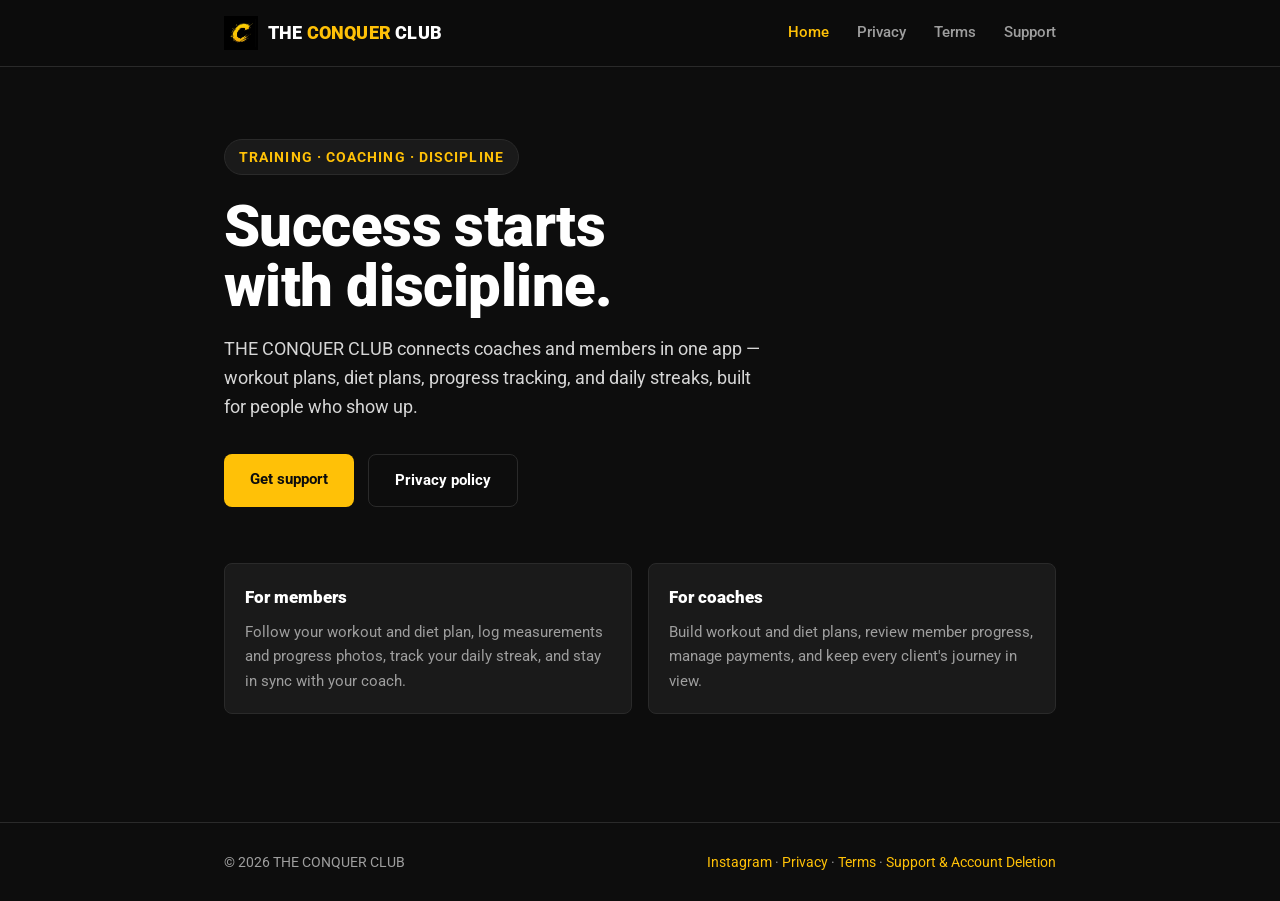
<file: index.html>
<!DOCTYPE html>
<html lang="en">
<head>
<meta charset="UTF-8">
<meta name="viewport" content="width=device-width, initial-scale=1.0">
<title>THE CONQUER CLUB</title>
<meta name="description" content="THE CONQUER CLUB — success starts with discipline.">
<link rel="icon" href="logo.png">
<link rel="stylesheet" href="styles.css">
</head>
<body>
<header class="site">
  <div class="site-bar">
    <div class="brand">
      <img src="logo.png" alt="The Conquer Club logo">
      <div class="wordmark">THE <span>CONQUER</span> CLUB</div>
    </div>
    <nav class="site-nav">
      <a href="index.html" class="current">Home</a>
      <a href="privacy.html">Privacy</a>
      <a href="terms.html">Terms</a>
      <a href="support.html">Support</a>
    </nav>
  </div>
</header>
<main>
  <section class="hero">
    <span class="tag">Training · Coaching · Discipline</span>
    <h1 class="display">Success starts<br>with discipline.</h1>
    <p class="lede">THE CONQUER CLUB connects coaches and members in one app — workout plans, diet plans, progress tracking, and daily streaks, built for people who show up.</p>
    <div class="btn-row">
      <a href="support.html" class="btn btn-gold">Get support</a>
      <a href="privacy.html" class="btn btn-ghost">Privacy policy</a>
    </div>
    <div class="card-grid" style="margin-top:56px;">
      <div class="info-card">
        <h3>For members</h3>
        <p>Follow your workout and diet plan, log measurements and progress photos, track your daily streak, and stay in sync with your coach.</p>
      </div>
      <div class="info-card">
        <h3>For coaches</h3>
        <p>Build workout and diet plans, review member progress, manage payments, and keep every client's journey in view.</p>
      </div>
    </div>
  </section>
</main>
<footer class="site">
  <div class="site-bar footer">
    <span>© 2026 THE CONQUER CLUB</span>
    <span><a href="https://instagram.com/theconquerclub.tcc" target="_blank" rel="noopener">Instagram</a> · <a href="privacy.html">Privacy</a> · <a href="terms.html">Terms</a> · <a href="support.html">Support &amp; Account Deletion</a></span>
  </div>
</footer>
</body>
</html>
</file>
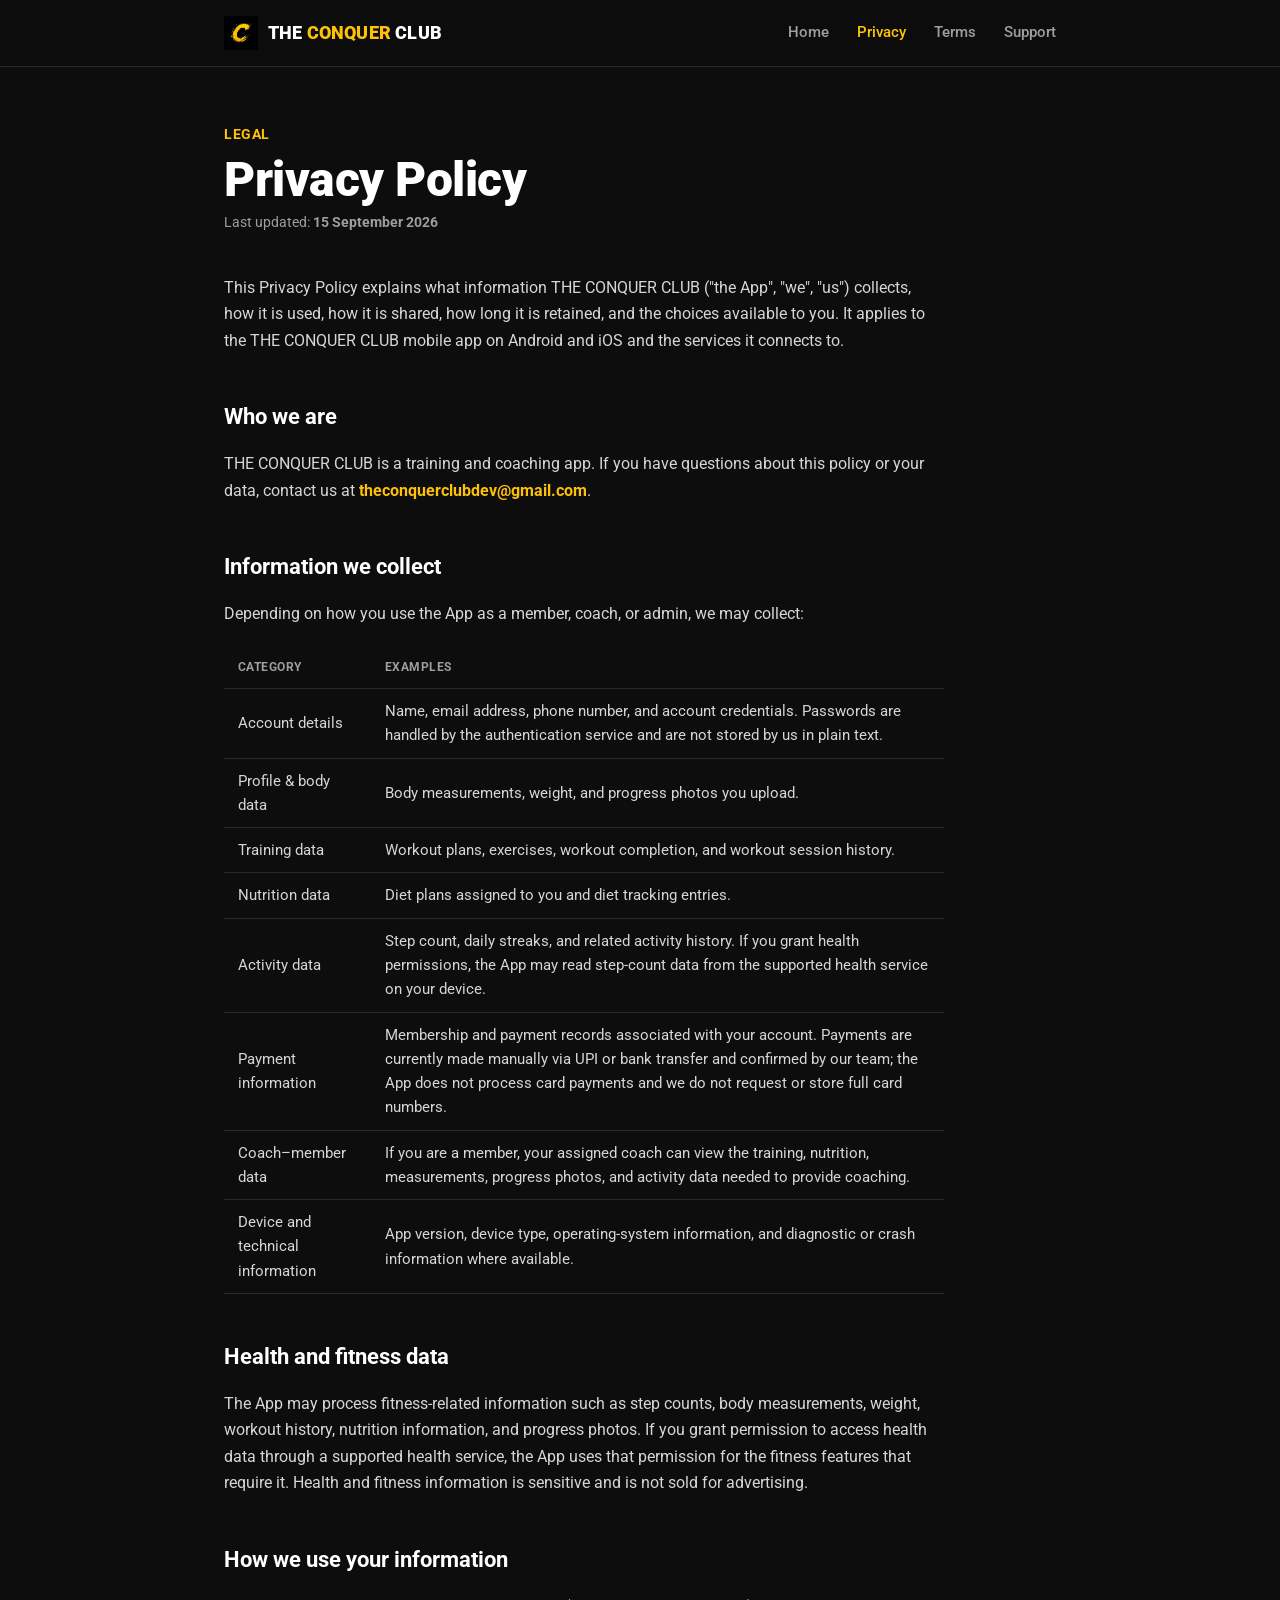
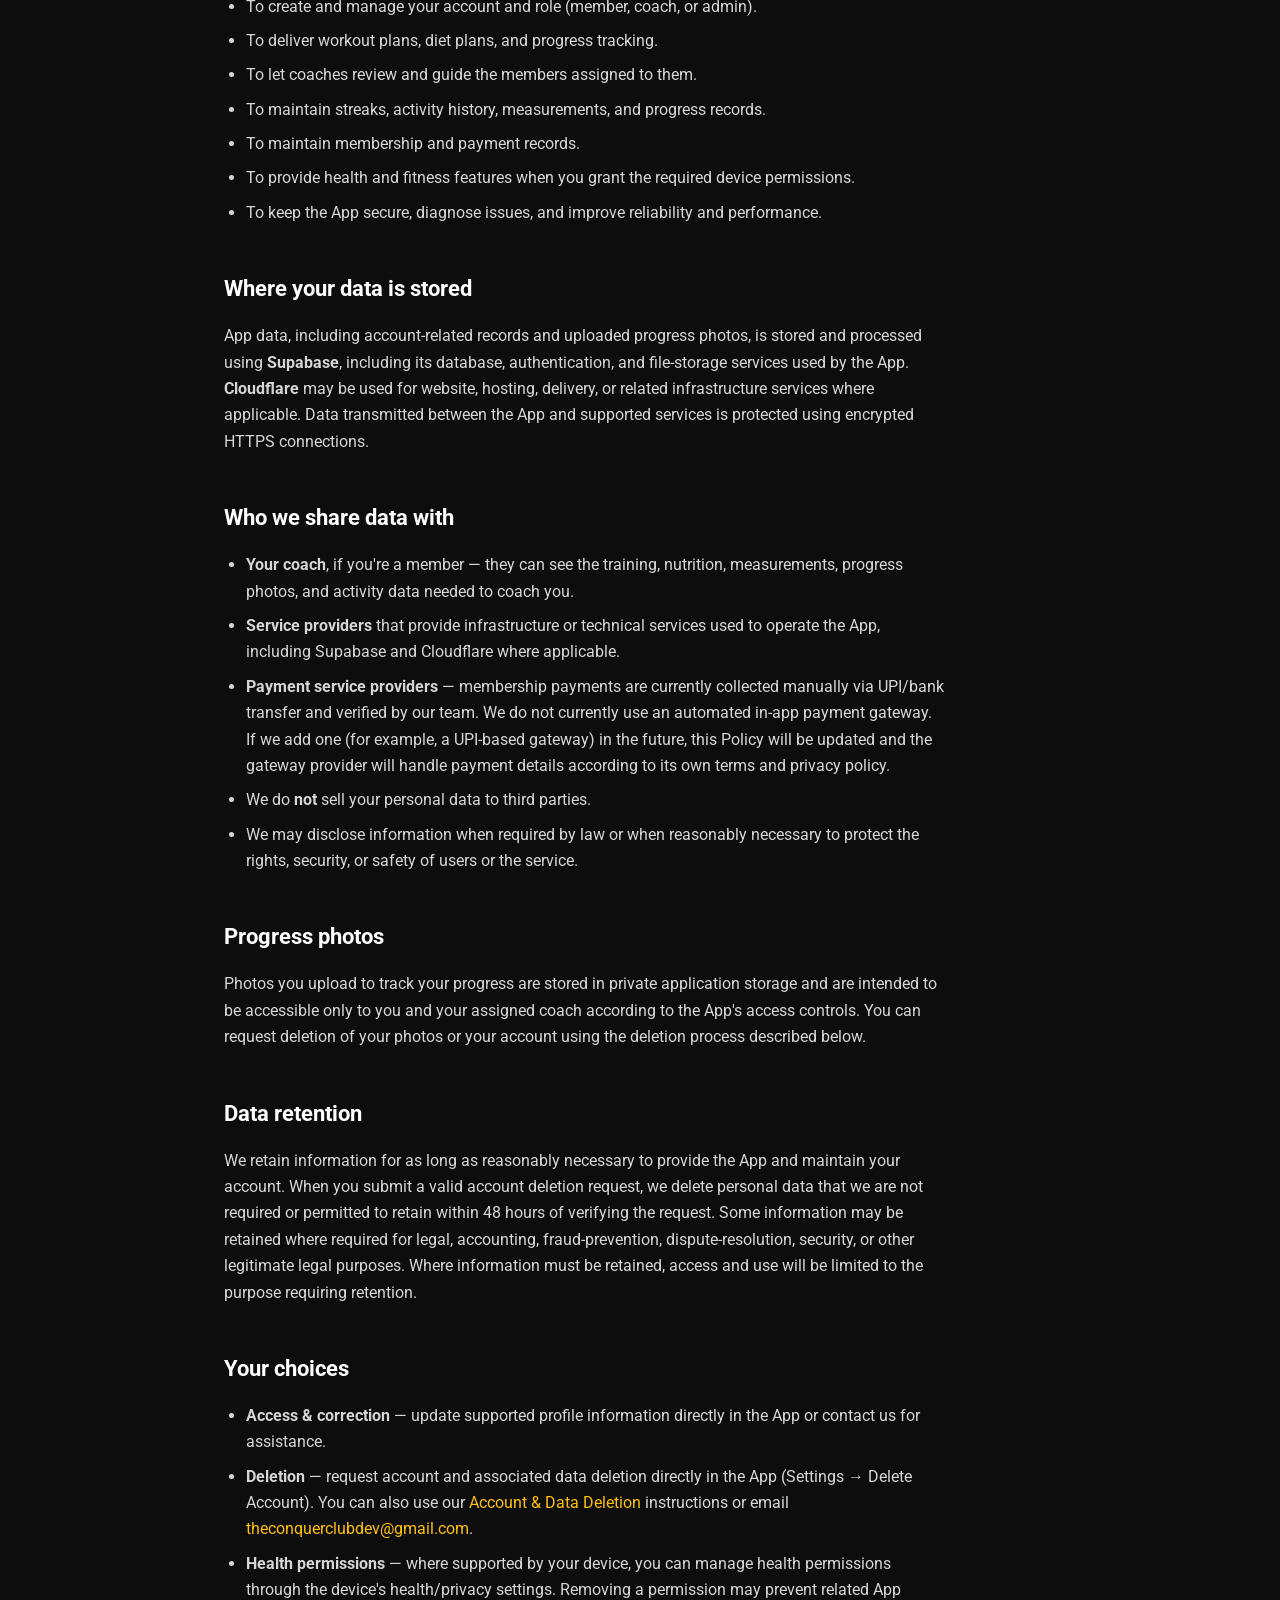
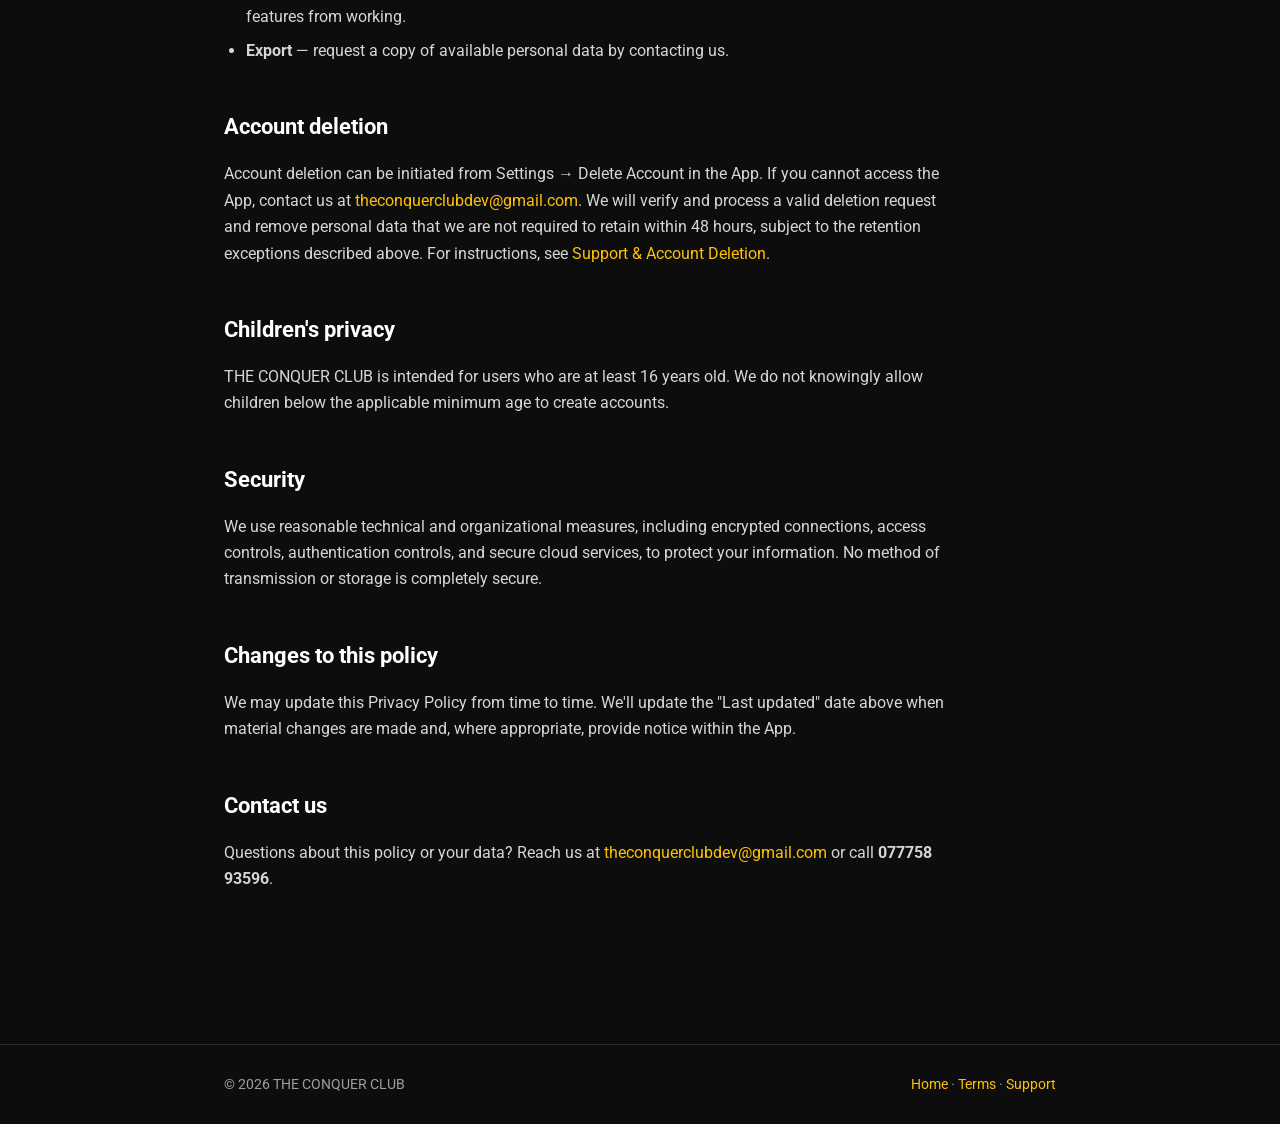
<file: privacy.html>
<!DOCTYPE html>
<html lang="en">
<head>
<meta charset="UTF-8">
<meta name="viewport" content="width=device-width, initial-scale=1.0">
<title>Privacy Policy — THE CONQUER CLUB</title>
<meta name="description" content="Privacy Policy for the THE CONQUER CLUB app.">
<link rel="icon" href="logo.png">
<link rel="stylesheet" href="styles.css">
</head>
<body>
<header class="site">
  <div class="site-bar">
    <div class="brand">
      <img src="logo.png" alt="The Conquer Club logo">
      <div class="wordmark">THE <span>CONQUER</span> CLUB</div>
    </div>
    <nav class="site-nav">
      <a href="index.html">Home</a>
      <a href="privacy.html" class="current">Privacy</a>
      <a href="terms.html">Terms</a>
      <a href="support.html">Support</a>
    </nav>
  </div>
</header>
<main>
<article class="doc">
<div class="eyebrow">LEGAL</div>
<h1 class="display">Privacy Policy</h1>
<div class="updated">Last updated: <strong>15 September 2026</strong></div>

<p>This Privacy Policy explains what information THE CONQUER CLUB ("the App", "we", "us") collects, how it is used, how it is shared, how long it is retained, and the choices available to you. It applies to the THE CONQUER CLUB mobile app on Android and iOS and the services it connects to.</p>

<h2>Who we are</h2>
<p>THE CONQUER CLUB is a training and coaching app. If you have questions about this policy or your data, contact us at <strong><a href="mailto:theconquerclubdev@gmail.com">theconquerclubdev@gmail.com</a></strong>.</p>

<h2>Information we collect</h2>
<p>Depending on how you use the App as a member, coach, or admin, we may collect:</p>
<table class="data-table">
<tr><th>Category</th><th>Examples</th></tr>
<tr><td>Account details</td><td>Name, email address, phone number, and account credentials. Passwords are handled by the authentication service and are not stored by us in plain text.</td></tr>
<tr><td>Profile &amp; body data</td><td>Body measurements, weight, and progress photos you upload.</td></tr>
<tr><td>Training data</td><td>Workout plans, exercises, workout completion, and workout session history.</td></tr>
<tr><td>Nutrition data</td><td>Diet plans assigned to you and diet tracking entries.</td></tr>
<tr><td>Activity data</td><td>Step count, daily streaks, and related activity history. If you grant health permissions, the App may read step-count data from the supported health service on your device.</td></tr>
<tr><td>Payment information</td><td>Membership and payment records associated with your account. Payments are currently made manually via UPI or bank transfer and confirmed by our team; the App does not process card payments and we do not request or store full card numbers.</td></tr>
<tr><td>Coach–member data</td><td>If you are a member, your assigned coach can view the training, nutrition, measurements, progress photos, and activity data needed to provide coaching.</td></tr>
<tr><td>Device and technical information</td><td>App version, device type, operating-system information, and diagnostic or crash information where available.</td></tr>
</table>

<h2>Health and fitness data</h2>
<p>The App may process fitness-related information such as step counts, body measurements, weight, workout history, nutrition information, and progress photos. If you grant permission to access health data through a supported health service, the App uses that permission for the fitness features that require it. Health and fitness information is sensitive and is not sold for advertising.</p>

<h2>How we use your information</h2>
<ul>
<li>To create and manage your account and role (member, coach, or admin).</li>
<li>To deliver workout plans, diet plans, and progress tracking.</li>
<li>To let coaches review and guide the members assigned to them.</li>
<li>To maintain streaks, activity history, measurements, and progress records.</li>
<li>To maintain membership and payment records.</li>
<li>To provide health and fitness features when you grant the required device permissions.</li>
<li>To keep the App secure, diagnose issues, and improve reliability and performance.</li>
</ul>

<h2>Where your data is stored</h2>
<p>App data, including account-related records and uploaded progress photos, is stored and processed using <strong>Supabase</strong>, including its database, authentication, and file-storage services used by the App. <strong>Cloudflare</strong> may be used for website, hosting, delivery, or related infrastructure services where applicable. Data transmitted between the App and supported services is protected using encrypted HTTPS connections.</p>

<h2>Who we share data with</h2>
<ul>
<li><strong>Your coach</strong>, if you're a member — they can see the training, nutrition, measurements, progress photos, and activity data needed to coach you.</li>
<li><strong>Service providers</strong> that provide infrastructure or technical services used to operate the App, including Supabase and Cloudflare where applicable.</li>
<li><strong>Payment service providers</strong> — membership payments are currently collected manually via UPI/bank transfer and verified by our team. We do not currently use an automated in-app payment gateway. If we add one (for example, a UPI-based gateway) in the future, this Policy will be updated and the gateway provider will handle payment details according to its own terms and privacy policy.</li>
<li>We do <strong>not</strong> sell your personal data to third parties.</li>
<li>We may disclose information when required by law or when reasonably necessary to protect the rights, security, or safety of users or the service.</li>
</ul>

<h2>Progress photos</h2>
<p>Photos you upload to track your progress are stored in private application storage and are intended to be accessible only to you and your assigned coach according to the App's access controls. You can request deletion of your photos or your account using the deletion process described below.</p>

<h2>Data retention</h2>
<p>We retain information for as long as reasonably necessary to provide the App and maintain your account. When you submit a valid account deletion request, we delete personal data that we are not required or permitted to retain within 48 hours of verifying the request. Some information may be retained where required for legal, accounting, fraud-prevention, dispute-resolution, security, or other legitimate legal purposes. Where information must be retained, access and use will be limited to the purpose requiring retention.</p>

<h2>Your choices</h2>
<ul>
<li><strong>Access &amp; correction</strong> — update supported profile information directly in the App or contact us for assistance.</li>
<li><strong>Deletion</strong> — request account and associated data deletion directly in the App (Settings → Delete Account). You can also use our <a href="support.html">Account &amp; Data Deletion</a> instructions or email <a href="mailto:theconquerclubdev@gmail.com">theconquerclubdev@gmail.com</a>.</li>
<li><strong>Health permissions</strong> — where supported by your device, you can manage health permissions through the device's health/privacy settings. Removing a permission may prevent related App features from working.</li>
<li><strong>Export</strong> — request a copy of available personal data by contacting us.</li>
</ul>

<h2>Account deletion</h2>
<p>Account deletion can be initiated from Settings → Delete Account in the App. If you cannot access the App, contact us at <a href="mailto:theconquerclubdev@gmail.com">theconquerclubdev@gmail.com</a>. We will verify and process a valid deletion request and remove personal data that we are not required to retain within 48 hours, subject to the retention exceptions described above. For instructions, see <a href="support.html">Support &amp; Account Deletion</a>.</p>

<h2>Children's privacy</h2>
<p>THE CONQUER CLUB is intended for users who are at least 16 years old. We do not knowingly allow children below the applicable minimum age to create accounts.</p>

<h2>Security</h2>
<p>We use reasonable technical and organizational measures, including encrypted connections, access controls, authentication controls, and secure cloud services, to protect your information. No method of transmission or storage is completely secure.</p>

<h2>Changes to this policy</h2>
<p>We may update this Privacy Policy from time to time. We'll update the "Last updated" date above when material changes are made and, where appropriate, provide notice within the App.</p>

<h2>Contact us</h2>
<p>Questions about this policy or your data? Reach us at <a href="mailto:theconquerclubdev@gmail.com">theconquerclubdev@gmail.com</a> or call <strong>077758 93596</strong>.</p>
</article>
</main>
<footer class="site">
<div class="site-bar footer">
<span>© 2026 THE CONQUER CLUB</span>
<span><a href="index.html">Home</a> · <a href="terms.html">Terms</a> · <a href="support.html">Support</a></span>
</div>
</footer>
</body>
</html>
</file>
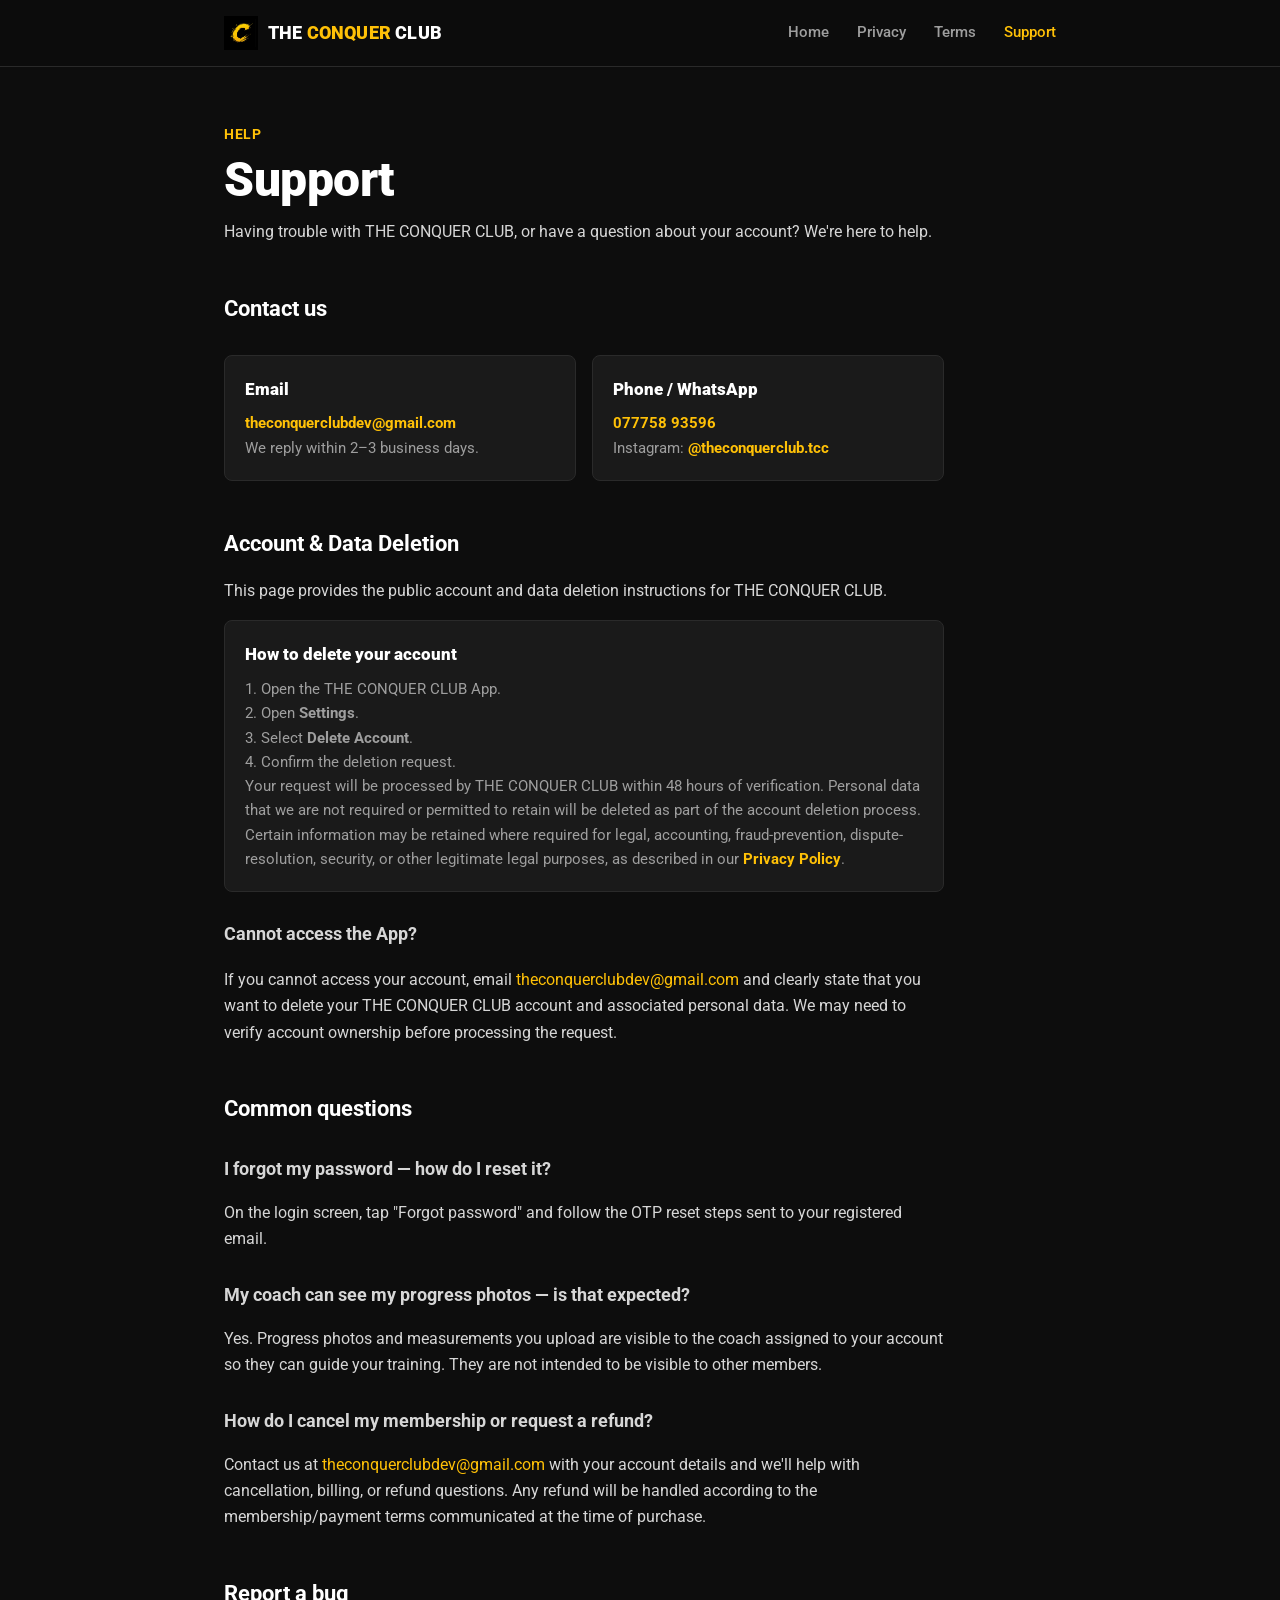
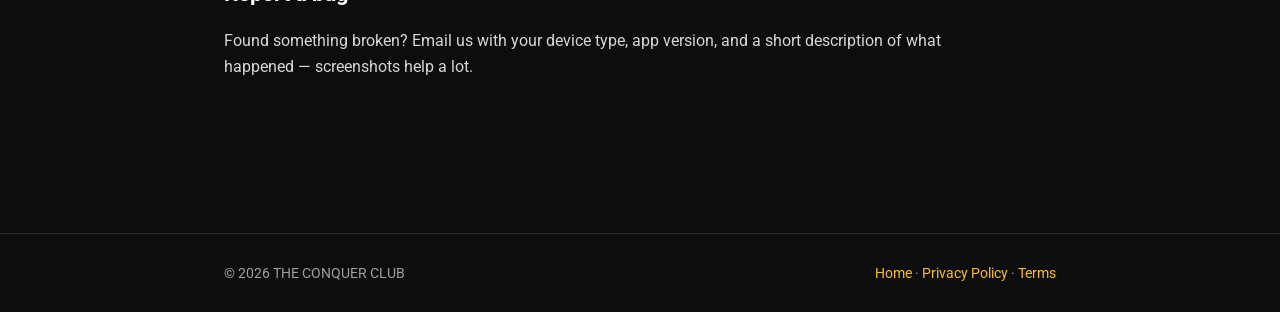
<file: support.html>
<!DOCTYPE html>
<html lang="en">
<head>
<meta charset="UTF-8">
<meta name="viewport" content="width=device-width, initial-scale=1.0">
<title>Support &amp; Account Deletion — THE CONQUER CLUB</title>
<meta name="description" content="Support and account deletion instructions for THE CONQUER CLUB.">
<link rel="icon" href="logo.png">
<link rel="stylesheet" href="styles.css">
</head>
<body>
<header class="site">
<div class="site-bar">
<div class="brand"><img src="logo.png" alt="The Conquer Club logo"><div class="wordmark">THE <span>CONQUER</span> CLUB</div></div>
<nav class="site-nav"><a href="index.html">Home</a><a href="privacy.html">Privacy</a><a href="terms.html">Terms</a><a href="support.html" class="current">Support</a></nav>
</div>
</header>
<main><article class="doc">
<div class="eyebrow">HELP</div>
<h1 class="display">Support</h1>
<p style="margin-top:14px;">Having trouble with THE CONQUER CLUB, or have a question about your account? We're here to help.</p>

<h2>Contact us</h2>
<div class="card-grid">
<div class="info-card"><h3>Email</h3><p><a href="mailto:theconquerclubdev@gmail.com">theconquerclubdev@gmail.com</a><br>We reply within 2–3 business days.</p></div>
<div class="info-card"><h3>Phone / WhatsApp</h3><p><a href="tel:+917775893596">077758 93596</a><br>Instagram: <a href="https://instagram.com/theconquerclub.tcc" target="_blank" rel="noopener">@theconquerclub.tcc</a></p></div>
</div>

<h2>Account &amp; Data Deletion</h2>
<p>This page provides the public account and data deletion instructions for THE CONQUER CLUB.</p>

<div class="info-card">
<h3>How to delete your account</h3>
<p>1. Open the THE CONQUER CLUB App.</p>
<p>2. Open <strong>Settings</strong>.</p>
<p>3. Select <strong>Delete Account</strong>.</p>
<p>4. Confirm the deletion request.</p>
<p>Your request will be processed by THE CONQUER CLUB within 48 hours of verification. Personal data that we are not required or permitted to retain will be deleted as part of the account deletion process. Certain information may be retained where required for legal, accounting, fraud-prevention, dispute-resolution, security, or other legitimate legal purposes, as described in our <a href="privacy.html">Privacy Policy</a>.</p></div>

<h3 style="font-size:1.1rem; margin-top:28px; color:#D6D6D6;">Cannot access the App?</h3>
<p>If you cannot access your account, email <a href="mailto:theconquerclubdev@gmail.com">theconquerclubdev@gmail.com</a> and clearly state that you want to delete your THE CONQUER CLUB account and associated personal data. We may need to verify account ownership before processing the request.</p>

<h2>Common questions</h2>
<h2 style="font-size:1.1rem; margin-top:28px; color:#D6D6D6;">I forgot my password — how do I reset it?</h2>
<p>On the login screen, tap "Forgot password" and follow the OTP reset steps sent to your registered email.</p>

<h2 style="font-size:1.1rem; margin-top:28px; color:#D6D6D6;">My coach can see my progress photos — is that expected?</h2>
<p>Yes. Progress photos and measurements you upload are visible to the coach assigned to your account so they can guide your training. They are not intended to be visible to other members.</p>

<h2 style="font-size:1.1rem; margin-top:28px; color:#D6D6D6;">How do I cancel my membership or request a refund?</h2>
<p>Contact us at <a href="mailto:theconquerclubdev@gmail.com">theconquerclubdev@gmail.com</a> with your account details and we'll help with cancellation, billing, or refund questions. Any refund will be handled according to the membership/payment terms communicated at the time of purchase.</p>

<h2>Report a bug</h2>
<p>Found something broken? Email us with your device type, app version, and a short description of what happened — screenshots help a lot.</p>
</article></main>
<footer class="site"><div class="site-bar footer"><span>© 2026 THE CONQUER CLUB</span><span><a href="index.html">Home</a> · <a href="privacy.html">Privacy Policy</a> · <a href="terms.html">Terms</a></span></div></footer>
</body>
</html>
</file>
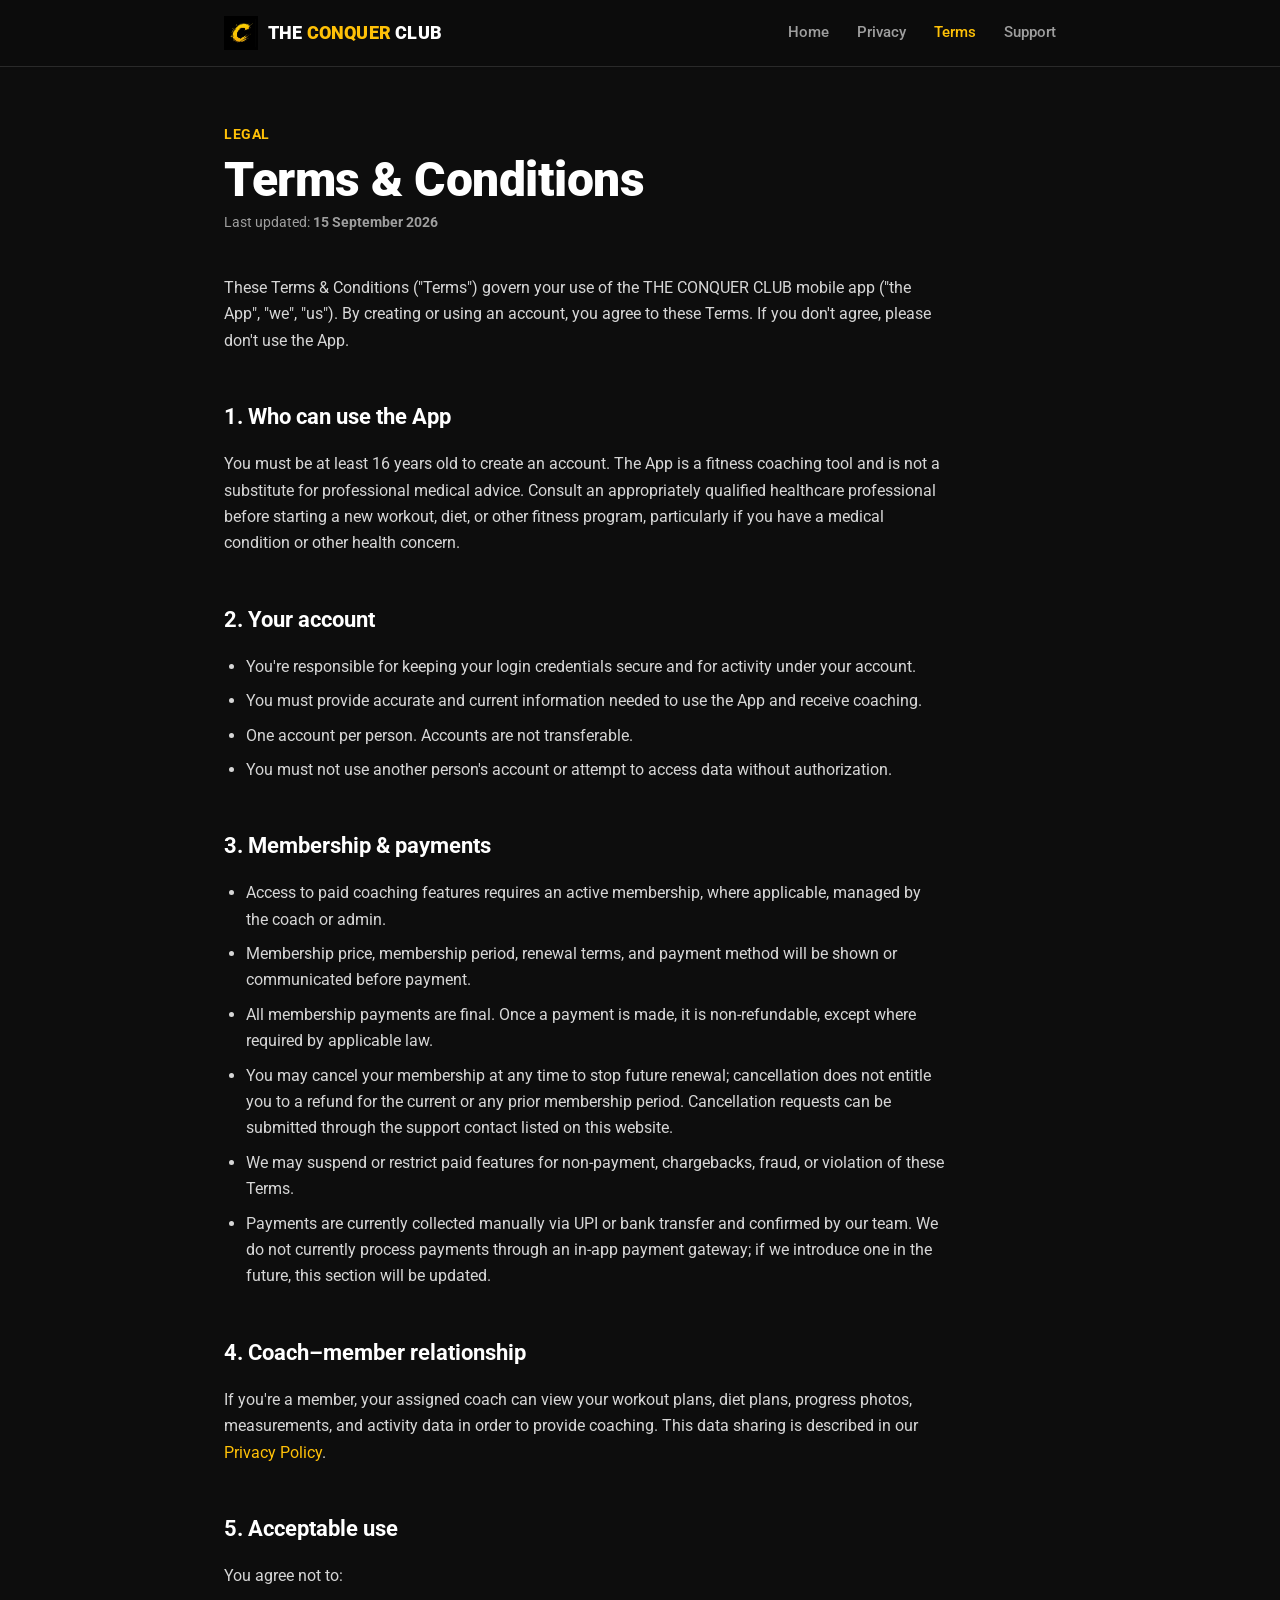
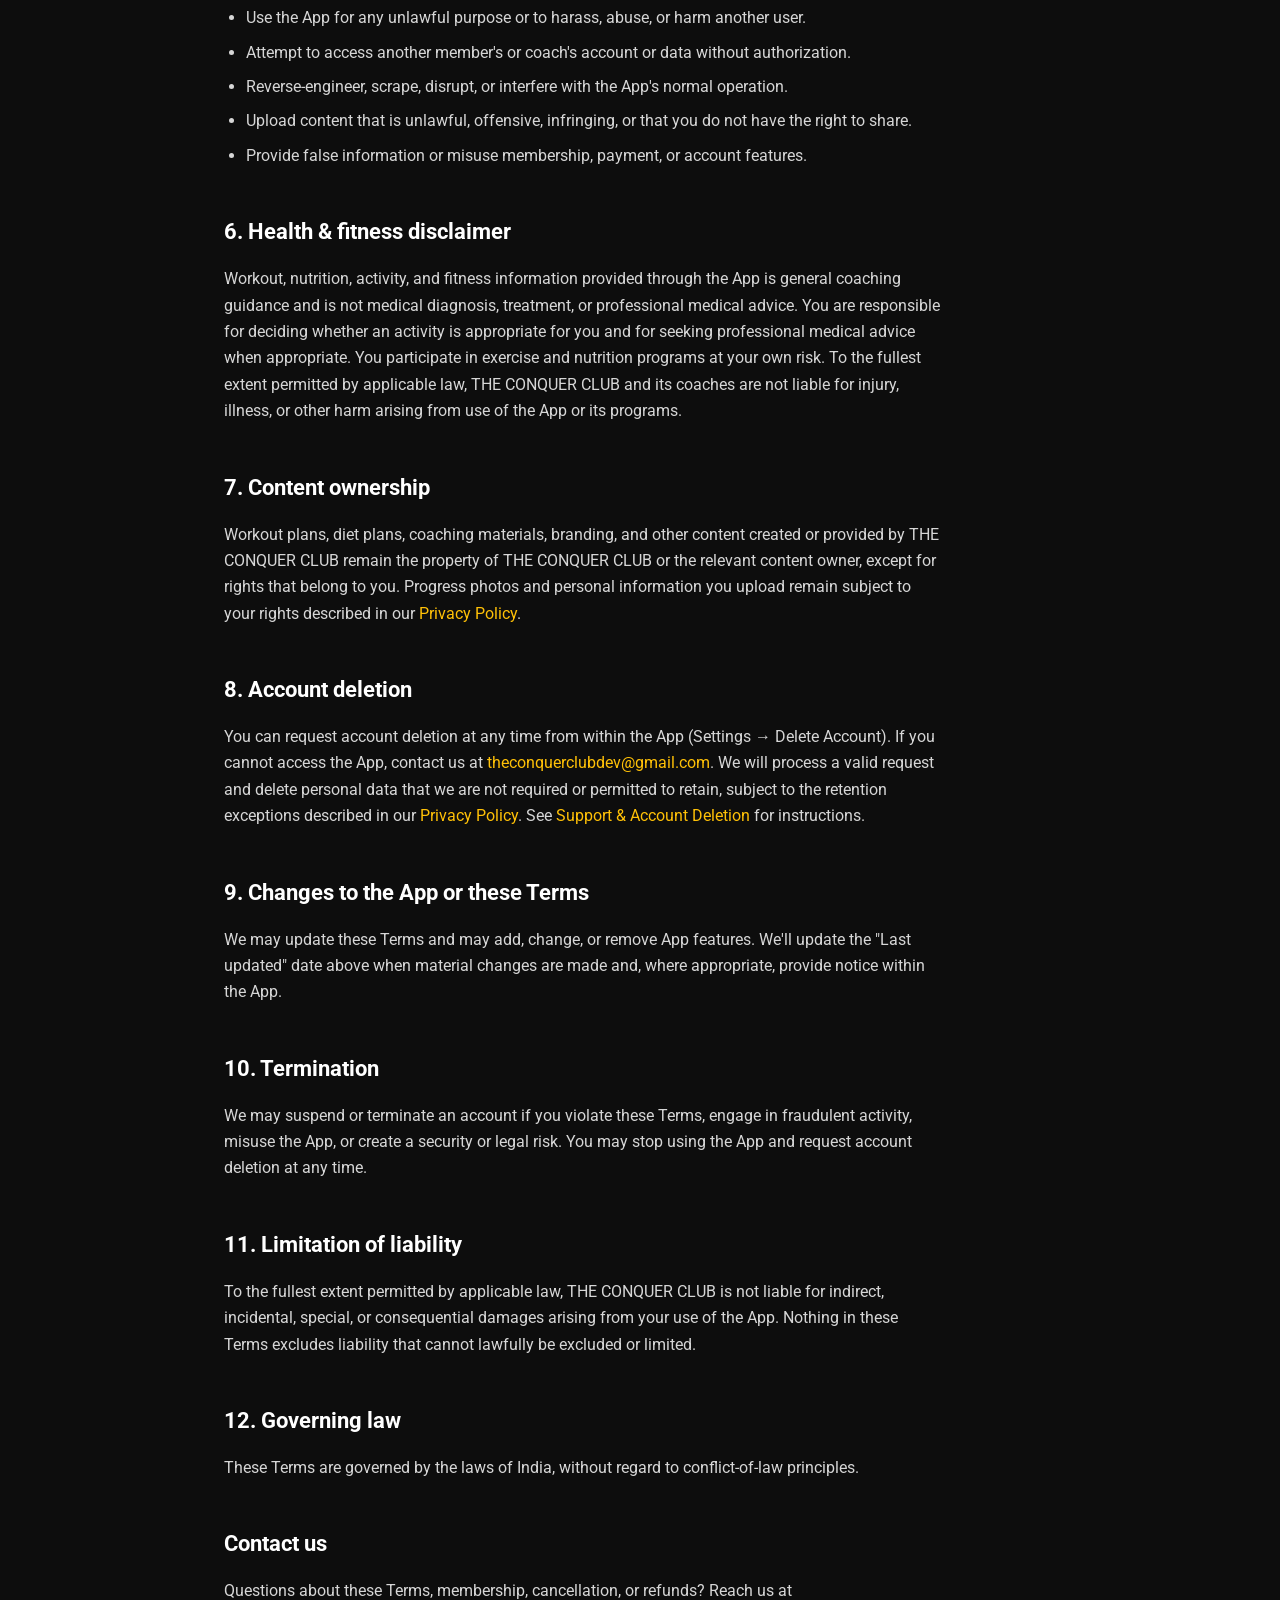
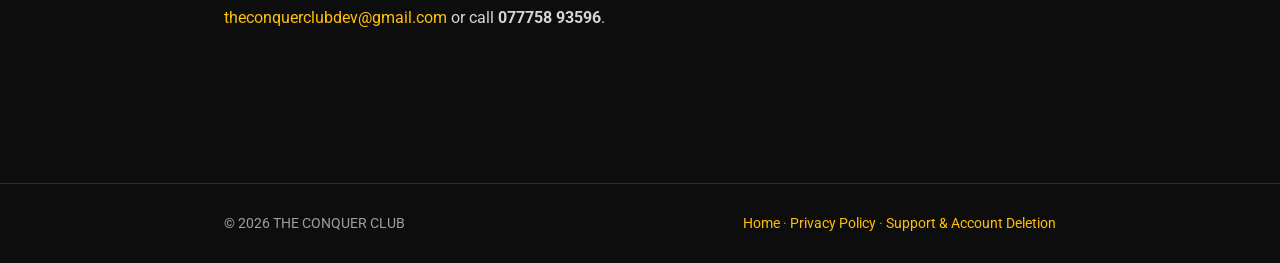
<file: terms.html>
<!DOCTYPE html>
<html lang="en">
<head>
<meta charset="UTF-8">
<meta name="viewport" content="width=device-width, initial-scale=1.0">
<title>Terms &amp; Conditions — THE CONQUER CLUB</title>
<meta name="description" content="Terms and Conditions for the THE CONQUER CLUB app.">
<link rel="icon" href="logo.png"><link rel="stylesheet" href="styles.css">
</head>
<body>
<header class="site">
<div class="site-bar">
<div class="brand"><img src="logo.png" alt="The Conquer Club logo"><div class="wordmark">THE <span>CONQUER</span> CLUB</div></div>
<nav class="site-nav"><a href="index.html">Home</a><a href="privacy.html">Privacy</a><a href="terms.html" class="current">Terms</a><a href="support.html">Support</a></nav>
</div>
</header>
<main><article class="doc">
<div class="eyebrow">LEGAL</div>
<h1 class="display">Terms &amp; Conditions</h1>
<div class="updated">Last updated: <strong>15 September 2026</strong></div>

<p>These Terms &amp; Conditions ("Terms") govern your use of the THE CONQUER CLUB mobile app ("the App", "we", "us"). By creating or using an account, you agree to these Terms. If you don't agree, please don't use the App.</p>

<h2>1. Who can use the App</h2>
<p>You must be at least 16 years old to create an account. The App is a fitness coaching tool and is not a substitute for professional medical advice. Consult an appropriately qualified healthcare professional before starting a new workout, diet, or other fitness program, particularly if you have a medical condition or other health concern.</p>

<h2>2. Your account</h2>
<ul>
<li>You're responsible for keeping your login credentials secure and for activity under your account.</li>
<li>You must provide accurate and current information needed to use the App and receive coaching.</li>
<li>One account per person. Accounts are not transferable.</li>
<li>You must not use another person's account or attempt to access data without authorization.</li>
</ul>

<h2>3. Membership &amp; payments</h2>
<ul>
<li>Access to paid coaching features requires an active membership, where applicable, managed by the coach or admin.</li>
<li>Membership price, membership period, renewal terms, and payment method will be shown or communicated before payment.</li>
<li>All membership payments are final. Once a payment is made, it is non-refundable, except where required by applicable law.</li>
<li>You may cancel your membership at any time to stop future renewal; cancellation does not entitle you to a refund for the current or any prior membership period. Cancellation requests can be submitted through the support contact listed on this website.</li>
<li>We may suspend or restrict paid features for non-payment, chargebacks, fraud, or violation of these Terms.</li>
<li>Payments are currently collected manually via UPI or bank transfer and confirmed by our team. We do not currently process payments through an in-app payment gateway; if we introduce one in the future, this section will be updated.</li>
</ul>

<h2>4. Coach–member relationship</h2>
<p>If you're a member, your assigned coach can view your workout plans, diet plans, progress photos, measurements, and activity data in order to provide coaching. This data sharing is described in our <a href="privacy.html">Privacy Policy</a>.</p>

<h2>5. Acceptable use</h2>
<p>You agree not to:</p>
<ul>
<li>Use the App for any unlawful purpose or to harass, abuse, or harm another user.</li>
<li>Attempt to access another member's or coach's account or data without authorization.</li>
<li>Reverse-engineer, scrape, disrupt, or interfere with the App's normal operation.</li>
<li>Upload content that is unlawful, offensive, infringing, or that you do not have the right to share.</li>
<li>Provide false information or misuse membership, payment, or account features.</li>
</ul>

<h2>6. Health &amp; fitness disclaimer</h2>
<p>Workout, nutrition, activity, and fitness information provided through the App is general coaching guidance and is not medical diagnosis, treatment, or professional medical advice. You are responsible for deciding whether an activity is appropriate for you and for seeking professional medical advice when appropriate. You participate in exercise and nutrition programs at your own risk. To the fullest extent permitted by applicable law, THE CONQUER CLUB and its coaches are not liable for injury, illness, or other harm arising from use of the App or its programs.</p>

<h2>7. Content ownership</h2>
<p>Workout plans, diet plans, coaching materials, branding, and other content created or provided by THE CONQUER CLUB remain the property of THE CONQUER CLUB or the relevant content owner, except for rights that belong to you. Progress photos and personal information you upload remain subject to your rights described in our <a href="privacy.html">Privacy Policy</a>.</p>

<h2>8. Account deletion</h2>
<p>You can request account deletion at any time from within the App (Settings → Delete Account). If you cannot access the App, contact us at <a href="mailto:theconquerclubdev@gmail.com">theconquerclubdev@gmail.com</a>. We will process a valid request and delete personal data that we are not required or permitted to retain, subject to the retention exceptions described in our <a href="privacy.html">Privacy Policy</a>. See <a href="support.html">Support &amp; Account Deletion</a> for instructions.</p>

<h2>9. Changes to the App or these Terms</h2>
<p>We may update these Terms and may add, change, or remove App features. We'll update the "Last updated" date above when material changes are made and, where appropriate, provide notice within the App.</p>

<h2>10. Termination</h2>
<p>We may suspend or terminate an account if you violate these Terms, engage in fraudulent activity, misuse the App, or create a security or legal risk. You may stop using the App and request account deletion at any time.</p>

<h2>11. Limitation of liability</h2>
<p>To the fullest extent permitted by applicable law, THE CONQUER CLUB is not liable for indirect, incidental, special, or consequential damages arising from your use of the App. Nothing in these Terms excludes liability that cannot lawfully be excluded or limited.</p>

<h2>12. Governing law</h2>
<p>These Terms are governed by the laws of India, without regard to conflict-of-law principles.</p>

<h2>Contact us</h2>
<p>Questions about these Terms, membership, cancellation, or refunds? Reach us at <a href="mailto:theconquerclubdev@gmail.com">theconquerclubdev@gmail.com</a> or call <strong>077758 93596</strong>.</p>
</article></main>
<footer class="site"><div class="site-bar footer"><span>© 2026 THE CONQUER CLUB</span><span><a href="index.html">Home</a> · <a href="privacy.html">Privacy Policy</a> · <a href="support.html">Support &amp; Account Deletion</a></span></div></footer>
</body>
</html>
</file>
<file: styles.css>
@import url('https://fonts.googleapis.com/css2?family=Roboto:wght@400;500;700;900&display=swap');

:root {
  --ink: #FFFFFF;
  --ink-dim: #9E9E9E;
  --ground: #0D0D0D;
  --panel: #1A1A1A;
  --line: #2A2A2A;
  --gold: #FFC107;
}

* { box-sizing: border-box; }
html { scroll-behavior: smooth; }

body {
  margin: 0;
  background: var(--ground);
  color: var(--ink);
  font-family: 'Roboto', -apple-system, sans-serif;
  font-size: 16px;
  line-height: 1.65;
  -webkit-font-smoothing: antialiased;
}

.display {
  font-weight: 900;
  line-height: 1.04;
  letter-spacing: -0.01em;
}

a { color: var(--gold); text-decoration: none; }
a:hover { text-decoration: underline; }
a:focus-visible, button:focus-visible {
  outline: 2px solid var(--gold);
  outline-offset: 3px;
}

header.site {
  border-bottom: 1px solid var(--line);
  position: sticky;
  top: 0;
  background: rgba(13, 13, 13, 0.94);
  backdrop-filter: blur(6px);
  z-index: 10;
}

.site-bar {
  max-width: 880px;
  margin: 0 auto;
  padding: 16px 24px;
  display: flex;
  align-items: center;
  justify-content: space-between;
}

.brand { display: flex; align-items: center; gap: 10px; }
.brand img { width: 34px; height: 34px; display: block; }
.wordmark {
  font-weight: 900;
  font-size: 1.15rem;
  letter-spacing: 0.01em;
  color: var(--ink);
}
.wordmark span { color: var(--gold); }

nav.site-nav { display: flex; gap: 28px; }
nav.site-nav a {
  color: var(--ink-dim);
  font-size: 0.95rem;
  font-weight: 500;
}
nav.site-nav a.current, nav.site-nav a:hover { color: var(--gold); text-decoration: none; }

main { max-width: 880px; margin: 0 auto; padding: 0 24px; }

.doc { max-width: 720px; padding: 56px 0 96px; }

.doc .eyebrow {
  color: var(--gold);
  font-size: 0.85rem;
  font-weight: 700;
  letter-spacing: 0.04em;
  margin-bottom: 10px;
}

.doc h1 { font-size: 3rem; margin: 0 0 6px; }
.doc .updated { color: var(--ink-dim); font-size: 0.9rem; margin-bottom: 40px; }

.doc h2 {
  font-size: 1.4rem;
  font-weight: 700;
  margin: 44px 0 14px;
  color: var(--ink);
}

.doc p, .doc li { color: #D6D6D6; font-size: 1rem; }
.doc ul { padding-left: 22px; }
.doc li { margin-bottom: 8px; }

.callout {
  border-left: 3px solid var(--gold);
  background: var(--panel);
  padding: 16px 20px;
  margin: 28px 0;
  border-radius: 4px;
}
.callout p { margin: 0; color: var(--ink); }

table.data-table { width: 100%; border-collapse: collapse; margin: 20px 0 8px; }
table.data-table th, table.data-table td {
  text-align: left;
  padding: 10px 14px;
  border-bottom: 1px solid var(--line);
  font-size: 0.92rem;
}
table.data-table th {
  color: var(--ink-dim);
  font-weight: 700;
  font-size: 0.78rem;
  text-transform: uppercase;
  letter-spacing: 0.04em;
}
table.data-table td { color: #D6D6D6; }

.card-grid { display: grid; grid-template-columns: 1fr 1fr; gap: 16px; margin: 28px 0; }
.info-card {
  background: var(--panel);
  border: 1px solid var(--line);
  border-radius: 8px;
  padding: 20px;
}
.info-card h3 {
  font-weight: 900;
  font-size: 1.05rem;
  margin: 0 0 8px;
  color: var(--ink);
}
.info-card p { margin: 0; font-size: 0.92rem; color: var(--ink-dim); }
.info-card a { font-weight: 700; }

.hero { padding: 72px 0 40px; }
.hero .tag {
  display: inline-block;
  color: var(--gold);
  font-weight: 700;
  font-size: 0.85rem;
  letter-spacing: 0.08em;
  text-transform: uppercase;
  border: 1px solid var(--line);
  background: var(--panel);
  padding: 6px 14px;
  border-radius: 999px;
  margin-bottom: 22px;
}
.hero h1 { font-size: 3.6rem; margin: 0; }
.hero p.lede {
  font-size: 1.1rem;
  color: #D6D6D6;
  max-width: 540px;
  margin-top: 18px;
}
.btn-row { display: flex; gap: 14px; margin-top: 32px; flex-wrap: wrap; }
.btn {
  display: inline-block;
  padding: 13px 26px;
  border-radius: 8px;
  font-weight: 700;
  font-size: 0.95rem;
}
.btn-gold { background: var(--gold); color: #0D0D0D; }
.btn-gold:hover { text-decoration: none; filter: brightness(1.08); }
.btn-ghost { background: transparent; color: var(--ink); border: 1px solid var(--line); }
.btn-ghost:hover { text-decoration: none; border-color: var(--gold); color: var(--gold); }

footer.site { border-top: 1px solid var(--line); margin-top: 40px; }
.site-bar.footer {
  padding: 28px 24px;
  color: var(--ink-dim);
  font-size: 0.85rem;
  flex-wrap: wrap;
  gap: 12px;
}

@media (max-width: 600px) {
  .doc h1 { font-size: 2.2rem; }
  .hero h1 { font-size: 2.4rem; }
  .card-grid { grid-template-columns: 1fr; }
  nav.site-nav { gap: 16px; }
}
</file>
